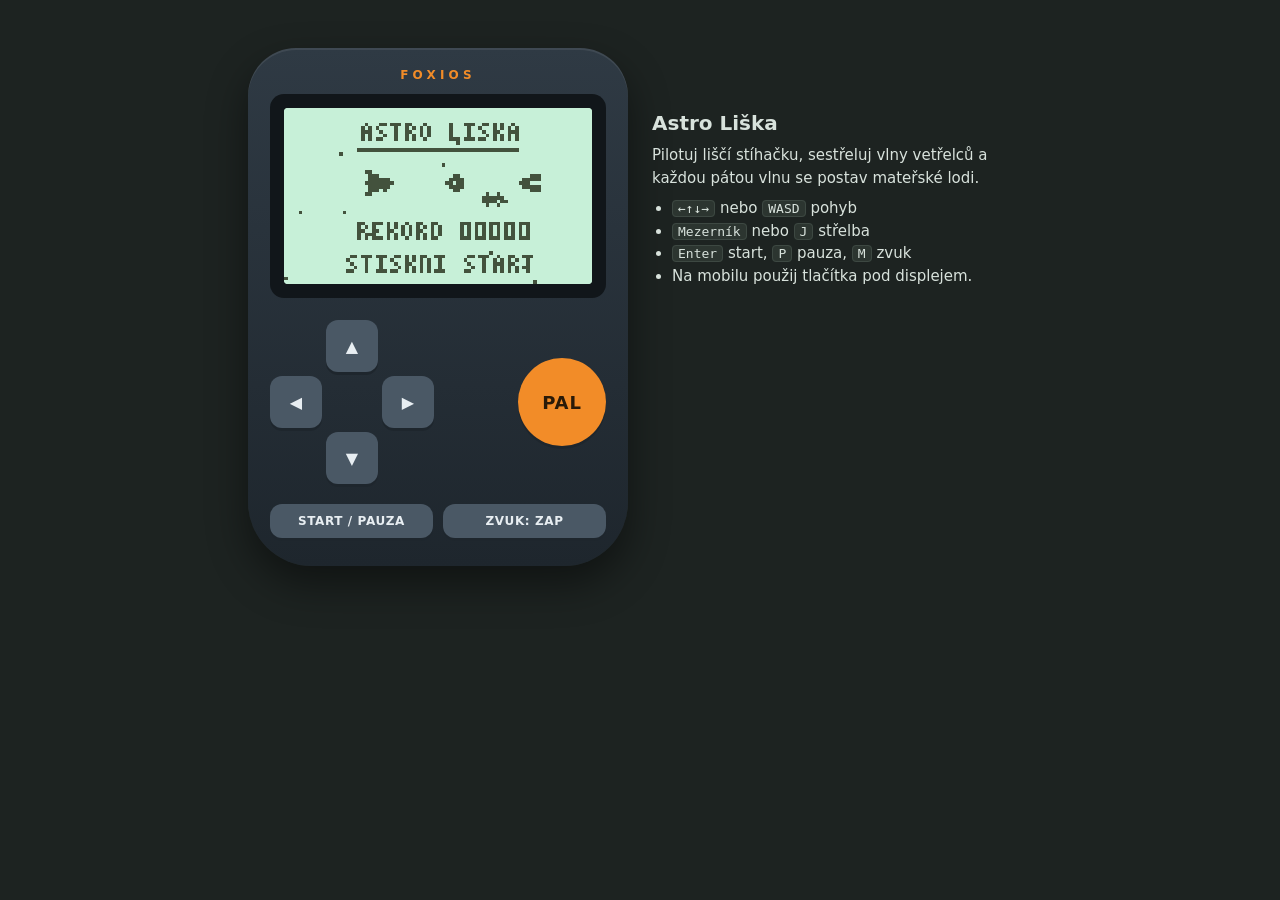
<file: index.html>
<!doctype html>
<html lang="cs">
<head>
  <meta charset="utf-8">
  <meta name="viewport" content="width=device-width, initial-scale=1, maximum-scale=1, user-scalable=no">
  <title>Astro Liška</title>
  <meta name="description" content="Retro vesmírná střílečka ve stylu monochromatického displeje starých mobilů.">
  <link rel="stylesheet" href="style.css">
</head>
<body>
  <main class="device" aria-label="Herní zařízení">
    <div class="brand">FOXIOS</div>

    <div class="bezel">
      <canvas id="screen" width="84" height="48" aria-label="Herní obrazovka"></canvas>
    </div>

    <div class="controls">
      <div class="dpad" aria-label="Směrové ovládání">
        <button class="key up" data-key="up" aria-label="Nahoru">▲</button>
        <button class="key left" data-key="left" aria-label="Doleva">◀</button>
        <button class="key right" data-key="right" aria-label="Doprava">▶</button>
        <button class="key down" data-key="down" aria-label="Dolů">▼</button>
      </div>
      <button class="key fire" data-key="fire" aria-label="Střílet">PAL</button>
    </div>

    <div class="system-keys">
      <button class="key small" id="btn-start">START / PAUZA</button>
      <button class="key small" id="btn-sound" aria-pressed="true">ZVUK: ZAP</button>
    </div>
  </main>

  <section class="help">
    <h1>Astro Liška</h1>
    <p>Pilotuj liščí stíhačku, sestřeluj vlny vetřelců a každou pátou vlnu se postav mateřské lodi.</p>
    <ul>
      <li><kbd>←↑↓→</kbd> nebo <kbd>WASD</kbd> pohyb</li>
      <li><kbd>Mezerník</kbd> nebo <kbd>J</kbd> střelba</li>
      <li><kbd>Enter</kbd> start, <kbd>P</kbd> pauza, <kbd>M</kbd> zvuk</li>
      <li>Na mobilu použij tlačítka pod displejem.</li>
    </ul>
  </section>

  <script src="game.js"></script>
</body>
</html>
</file>
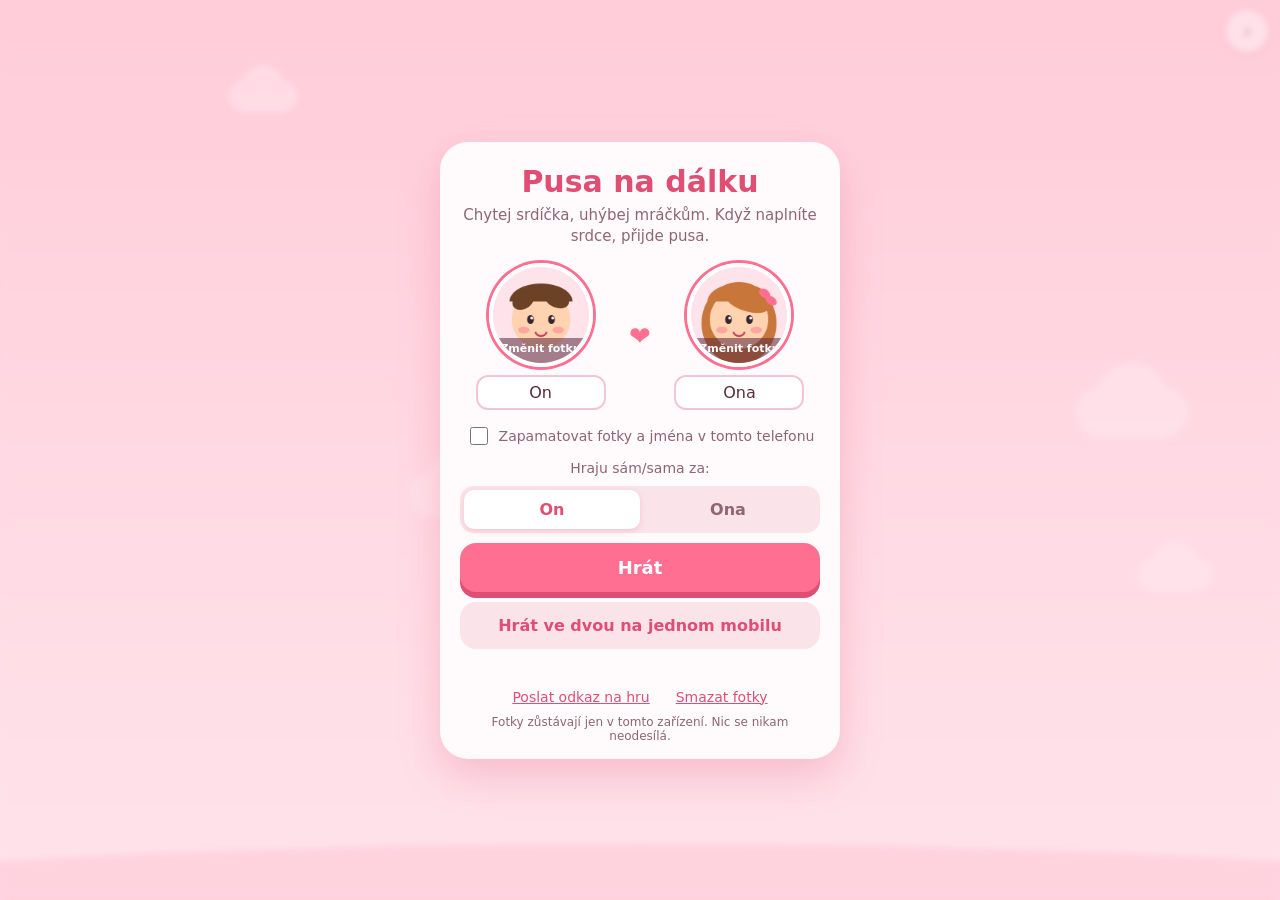
<file: pusa/index.html>
<!doctype html>
<html lang="cs">
<head>
  <meta charset="utf-8">
  <meta name="viewport" content="width=device-width, initial-scale=1, viewport-fit=cover, user-scalable=no">
  <meta name="theme-color" content="#ff6f91">
  <title>Pusa na dálku</title>
  <meta name="description" content="Roztomilá mobilní hra pro dva: chytej srdíčka, vyhýbej se mráčkům a sbírej pusy.">
  <link rel="stylesheet" href="style.css">
</head>
<body>
  <canvas id="game" aria-label="Herní plocha"></canvas>

  <div class="top-buttons">
    <button id="btn-pause" class="round" aria-label="Pauza" hidden>❚❚</button>
    <button id="btn-sound" class="round" aria-label="Vypnout zvuk" aria-pressed="true">♪</button>
  </div>

  <section id="menu" class="overlay">
    <div class="card">
      <h1>Pusa na dálku</h1>
      <p class="lead">Chytej srdíčka, uhýbej mráčkům. Když naplníte srdce, přijde pusa.</p>

      <div class="players">
        <div class="player" data-player="0">
          <label class="photo" for="file-0">
            <img id="preview-0" alt="Fotka hráče 1">
            <span>Změnit fotku</span>
          </label>
          <input id="file-0" type="file" accept="image/*" hidden>
          <input id="name-0" class="name" maxlength="14" value="On" aria-label="Jméno hráče 1">
        </div>
        <div class="heart-sep" aria-hidden="true">❤</div>
        <div class="player" data-player="1">
          <label class="photo" for="file-1">
            <img id="preview-1" alt="Fotka hráče 2">
            <span>Změnit fotku</span>
          </label>
          <input id="file-1" type="file" accept="image/*" hidden>
          <input id="name-1" class="name" maxlength="14" value="Ona" aria-label="Jméno hráče 2">
        </div>
      </div>

      <label class="check">
        <input id="remember" type="checkbox">
        Zapamatovat fotky a jména v tomto telefonu
      </label>

      <div class="modes">
        <p class="mode-title">Hraju sám/sama za:</p>
        <div class="seg" role="radiogroup" aria-label="Za koho hraješ">
          <button class="seg-btn active" data-me="0" role="radio" aria-checked="true" id="me-0">On</button>
          <button class="seg-btn" data-me="1" role="radio" aria-checked="false" id="me-1">Ona</button>
        </div>
        <button id="btn-solo" class="primary">Hrát</button>
        <button id="btn-duo" class="secondary">Hrát ve dvou na jednom mobilu</button>
      </div>

      <p class="record" id="record"></p>

      <div class="footer">
        <button id="btn-share" class="link">Poslat odkaz na hru</button>
        <button id="btn-clear" class="link">Smazat fotky</button>
      </div>
      <p class="privacy">Fotky zůstávají jen v tomto zařízení. Nic se nikam neodesílá.</p>
    </div>
  </section>

  <section id="pause" class="overlay" hidden>
    <div class="card small">
      <h2>Pauza</h2>
      <button id="btn-resume" class="primary">Pokračovat</button>
      <button id="btn-quit" class="secondary">Do menu</button>
    </div>
  </section>

  <section id="over" class="overlay" hidden>
    <div class="card small">
      <h2>Mráčky vyhrály</h2>
      <p class="big" id="over-score"></p>
      <p id="over-record"></p>
      <button id="btn-again" class="primary">Znovu</button>
      <button id="btn-menu" class="secondary">Do menu</button>
    </div>
  </section>

  <script src="game.js"></script>
</body>
</html>
</file>
<file: style.css>
:root {
  --page-bg: #1d2321;
  --page-fg: #d8e2dc;
  --body: #2f3a44;
  --body-edge: #1e262d;
  --key: #4a5865;
  --key-press: #6b7c8b;
  --key-fg: #e8eef2;
  --lcd-bg: #c7f0d8;
  --lcd-fg: #43523d;
  --accent: #f28c28;
}

* { box-sizing: border-box; }

html, body {
  margin: 0;
  min-height: 100%;
  background: var(--page-bg);
  color: var(--page-fg);
  font-family: system-ui, -apple-system, "Segoe UI", Roboto, sans-serif;
}

body {
  display: flex;
  flex-direction: column;
  align-items: center;
  gap: 24px;
  padding: 24px 16px 40px;
}

.device {
  width: 100%;
  max-width: 380px;
  background: linear-gradient(180deg, var(--body), var(--body-edge));
  border-radius: 48px 48px 64px 64px;
  padding: 20px 22px 28px;
  box-shadow: 0 18px 40px rgba(0, 0, 0, .45), inset 0 2px 0 rgba(255, 255, 255, .08);
  user-select: none;
  -webkit-user-select: none;
}

.brand {
  text-align: center;
  font-weight: 700;
  letter-spacing: .35em;
  font-size: 12px;
  color: var(--accent);
  margin-bottom: 12px;
}

.bezel {
  background: #11161a;
  border-radius: 14px;
  padding: 14px;
}

#screen {
  display: block;
  width: 100%;
  aspect-ratio: 84 / 48;
  image-rendering: pixelated;
  image-rendering: crisp-edges;
  background: var(--lcd-bg);
  border-radius: 4px;
}

.controls {
  display: flex;
  align-items: center;
  justify-content: space-between;
  margin-top: 22px;
  gap: 16px;
}

.dpad {
  display: grid;
  grid-template-columns: repeat(3, 52px);
  grid-template-rows: repeat(3, 52px);
  gap: 4px;
}
.dpad .up    { grid-column: 2; grid-row: 1; }
.dpad .left  { grid-column: 1; grid-row: 2; }
.dpad .right { grid-column: 3; grid-row: 2; }
.dpad .down  { grid-column: 2; grid-row: 3; }

.key {
  appearance: none;
  border: 0;
  border-radius: 12px;
  background: var(--key);
  color: var(--key-fg);
  font: inherit;
  font-size: 16px;
  font-weight: 700;
  cursor: pointer;
  touch-action: none;
  box-shadow: 0 3px 0 var(--body-edge);
  -webkit-tap-highlight-color: transparent;
}
.key:active, .key.pressed {
  background: var(--key-press);
  transform: translateY(2px);
  box-shadow: 0 1px 0 var(--body-edge);
}
.key:focus-visible { outline: 2px solid var(--accent); outline-offset: 2px; }

.fire {
  width: 88px;
  height: 88px;
  border-radius: 50%;
  background: var(--accent);
  color: #2a1a08;
  font-size: 18px;
  letter-spacing: .05em;
}
.fire:active, .fire.pressed { background: #ffa850; }

.system-keys {
  display: flex;
  gap: 10px;
  margin-top: 20px;
}
.key.small {
  flex: 1;
  font-size: 12px;
  padding: 10px 6px;
  letter-spacing: .05em;
}

.help {
  max-width: 380px;
  width: 100%;
  line-height: 1.5;
  font-size: 15px;
}
.help h1 { font-size: 20px; margin: 0 0 6px; }
.help p { margin: 0 0 8px; }
.help ul { margin: 0; padding-left: 20px; }
kbd {
  font-family: ui-monospace, monospace;
  background: #2c3530;
  border: 1px solid #3d4842;
  border-radius: 4px;
  padding: 0 5px;
  font-size: 13px;
}

@media (min-width: 820px) {
  body { flex-direction: row; justify-content: center; align-items: flex-start; padding-top: 48px; }
  .help { margin-top: 60px; }
}
</file>
<file: pusa/style.css>
:root {
  --bg-top: #ffd6e0;
  --bg-bottom: #ffeef3;
  --ink: #5a2a3c;
  --muted: #8f6575;
  --pink: #ff6f91;
  --pink-dark: #e04e74;
  --card: #fffafc;
  --line: #f4c6d3;
}

* { box-sizing: border-box; -webkit-tap-highlight-color: transparent; }

html, body {
  margin: 0;
  height: 100%;
  overflow: hidden;
  background: var(--bg-top);
  color: var(--ink);
  font-family: "Trebuchet MS", system-ui, -apple-system, "Segoe UI", Roboto, sans-serif;
  overscroll-behavior: none;
}

#game {
  position: fixed;
  inset: 0;
  width: 100%;
  height: 100%;
  display: block;
  touch-action: none;
}

.top-buttons {
  position: fixed;
  top: calc(10px + env(safe-area-inset-top));
  right: 12px;
  display: flex;
  gap: 8px;
  z-index: 5;
}

.round {
  width: 42px;
  height: 42px;
  border-radius: 50%;
  border: 0;
  background: rgba(255, 255, 255, .75);
  color: var(--ink);
  font-size: 16px;
  font-weight: 700;
  box-shadow: 0 2px 8px rgba(90, 42, 60, .15);
}
.round[aria-pressed="false"] { opacity: .5; text-decoration: line-through; }

.overlay {
  position: fixed;
  inset: 0;
  z-index: 10;
  display: flex;
  align-items: center;
  justify-content: center;
  padding: 16px;
  background: rgba(255, 214, 224, .55);
  backdrop-filter: blur(3px);
  -webkit-backdrop-filter: blur(3px);
  overflow-y: auto;
}
.overlay[hidden] { display: none; }

.card {
  width: 100%;
  max-width: 400px;
  margin: auto;
  background: var(--card);
  border-radius: 28px;
  padding: 22px 20px 16px;
  text-align: center;
  box-shadow: 0 16px 40px rgba(224, 78, 116, .25);
}
.card.small { max-width: 320px; padding-bottom: 20px; }

h1, h2 { margin: 0 0 6px; color: var(--pink-dark); }
h1 { font-size: 30px; }
h2 { font-size: 24px; }
.lead { margin: 0 0 16px; color: var(--muted); font-size: 15px; line-height: 1.4; }

.players {
  display: flex;
  align-items: center;
  justify-content: center;
  gap: 8px;
}
.player { flex: 1; display: flex; flex-direction: column; align-items: center; gap: 8px; min-width: 0; }
.heart-sep { color: var(--pink); font-size: 26px; animation: beat 1.2s infinite; }

.photo {
  position: relative;
  width: 104px;
  height: 104px;
  border-radius: 50%;
  overflow: hidden;
  border: 4px solid #fff;
  box-shadow: 0 0 0 3px var(--pink);
  cursor: pointer;
}
.photo img { width: 100%; height: 100%; object-fit: cover; display: block; }
.photo span {
  position: absolute;
  left: 0; right: 0; bottom: 0;
  padding: 4px 0 8px;
  font-size: 11px;
  font-weight: 700;
  color: #fff;
  background: rgba(90, 42, 60, .55);
}

.name {
  width: 100%;
  max-width: 130px;
  border: 2px solid var(--line);
  border-radius: 12px;
  padding: 6px 8px;
  font: inherit;
  font-size: 16px;
  text-align: center;
  color: var(--ink);
  background: #fff;
}

.check {
  display: flex;
  align-items: center;
  justify-content: center;
  gap: 8px;
  margin: 14px 0 4px;
  font-size: 14px;
  color: var(--muted);
}
.check input { width: 18px; height: 18px; accent-color: var(--pink); }

.modes { display: flex; flex-direction: column; gap: 10px; margin-top: 12px; }
.mode-title { margin: 0; font-size: 14px; color: var(--muted); }

.seg {
  display: flex;
  background: #fbe3ea;
  border-radius: 14px;
  padding: 4px;
}
.seg-btn {
  flex: 1;
  border: 0;
  background: transparent;
  padding: 10px 6px;
  border-radius: 10px;
  font: inherit;
  font-weight: 700;
  color: var(--muted);
  overflow: hidden;
  text-overflow: ellipsis;
  white-space: nowrap;
}
.seg-btn.active { background: #fff; color: var(--pink-dark); box-shadow: 0 2px 6px rgba(224, 78, 116, .2); }

.primary, .secondary {
  border: 0;
  border-radius: 16px;
  padding: 14px;
  font: inherit;
  font-size: 18px;
  font-weight: 700;
  width: 100%;
}
.primary { background: var(--pink); color: #fff; box-shadow: 0 6px 0 var(--pink-dark); }
.primary:active { transform: translateY(3px); box-shadow: 0 3px 0 var(--pink-dark); }
.secondary { background: #fbe3ea; color: var(--pink-dark); font-size: 16px; }
.card.small .secondary { margin-top: 12px; }
.card.small .primary { margin-top: 8px; }

.record { margin: 12px 0 0; font-size: 14px; color: var(--muted); min-height: 1em; }
.big { font-size: 22px; font-weight: 700; margin: 8px 0; }

.footer { display: flex; justify-content: center; gap: 18px; margin-top: 10px; flex-wrap: wrap; }
.link {
  border: 0;
  background: none;
  color: var(--pink-dark);
  font: inherit;
  font-size: 14px;
  text-decoration: underline;
  padding: 4px;
}
.privacy { margin: 6px 0 0; font-size: 12px; color: var(--muted); }

@keyframes beat {
  0%, 100% { transform: scale(1); }
  15% { transform: scale(1.25); }
  30% { transform: scale(1); }
}

@media (max-width: 340px) {
  .photo { width: 84px; height: 84px; }
  h1 { font-size: 26px; }
}
</file>
